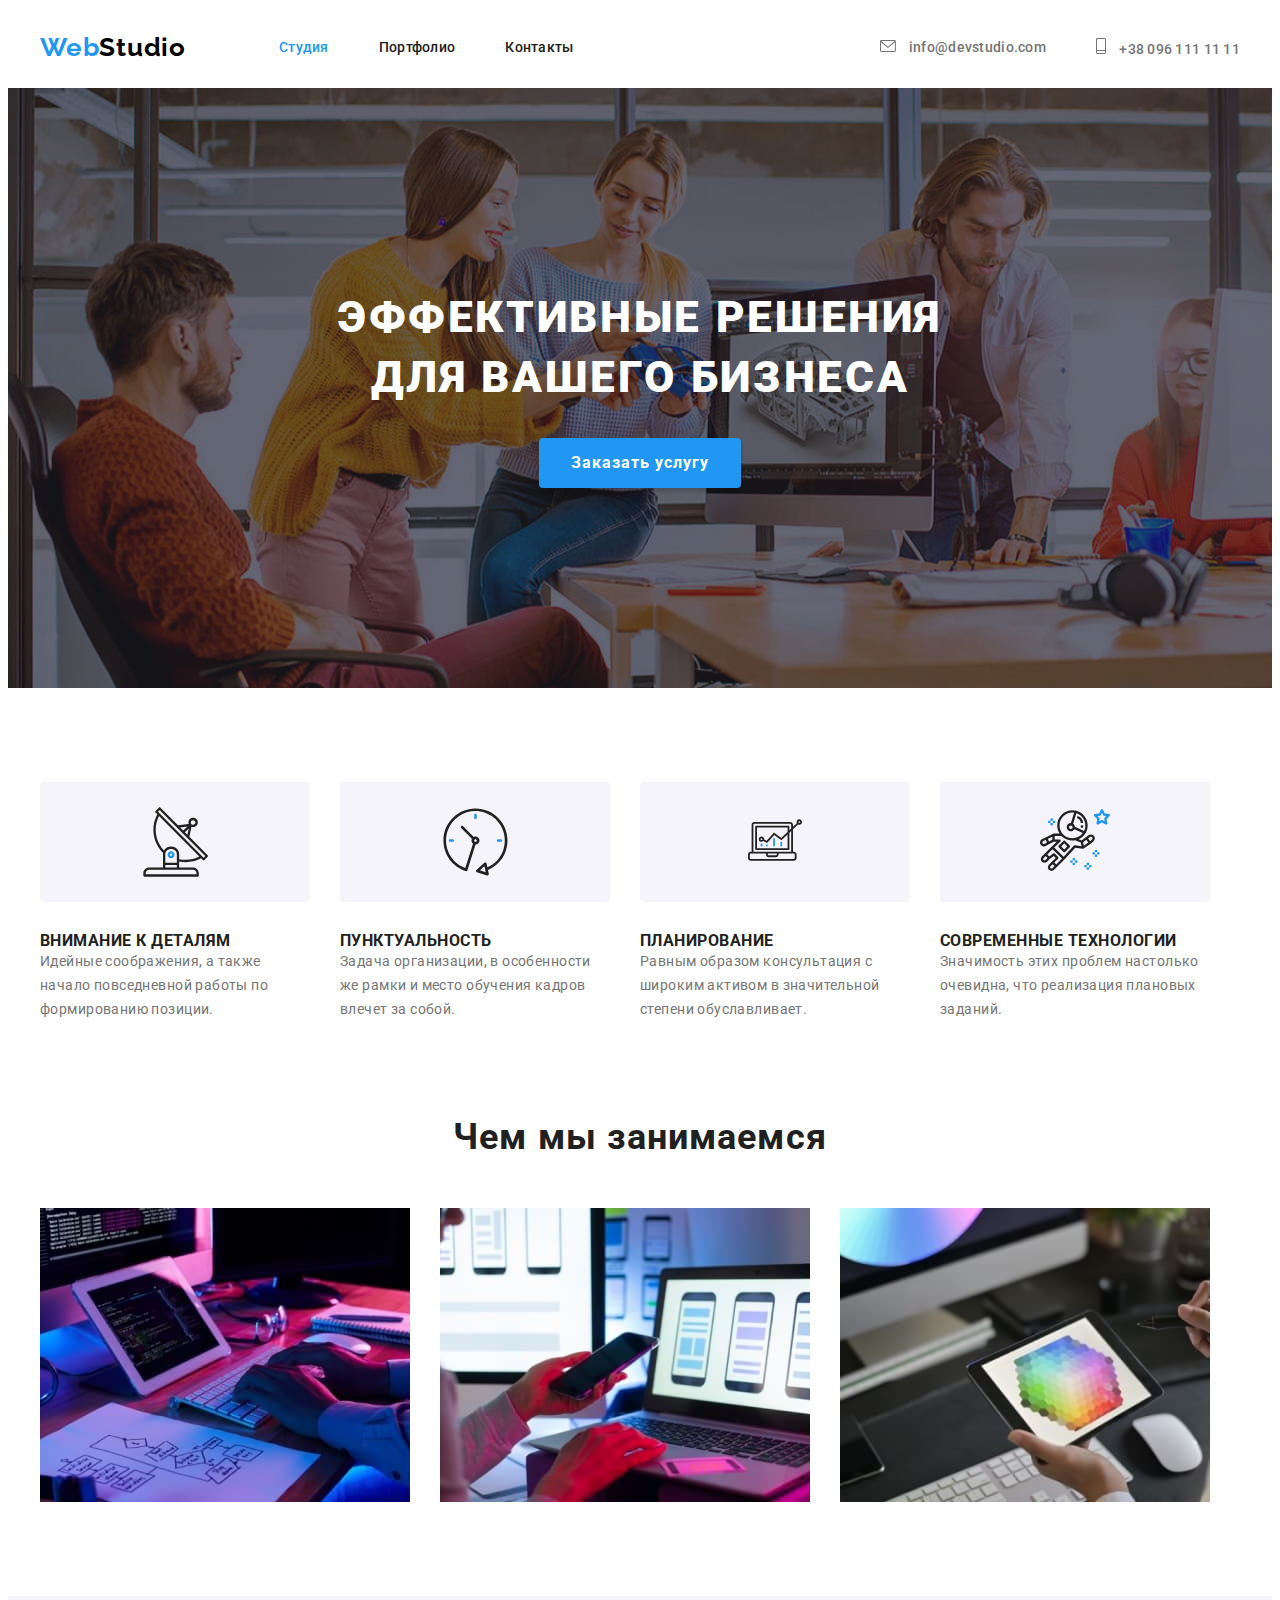
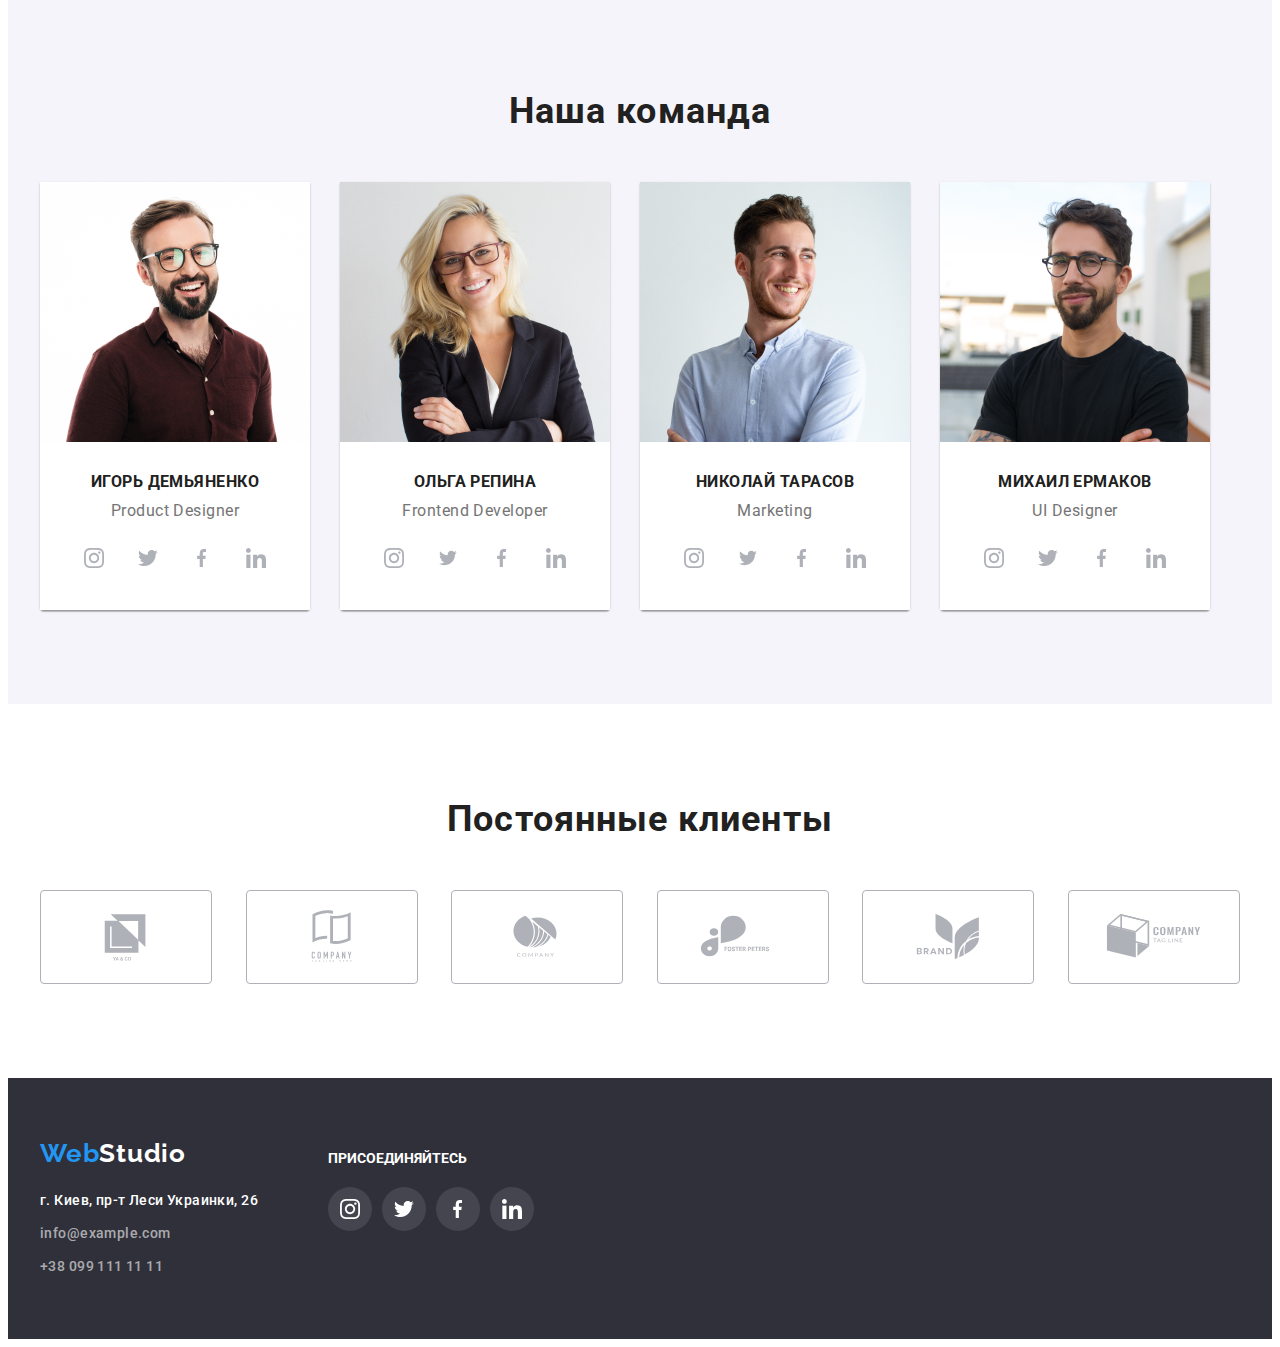
<file: index.html>
<!DOCTYPE html>
<html lang="ru">
    <head>
        <meta charset="UTF-8">
        <meta http-equiv="X-UA-Compatible" content="IE=edge">
        <meta name="viewport" content="width=device-width, initial-scale=1.0">
        <title>Document</title>
        <link rel="preconnect" href="https://fonts.gstatic.com">
        <link href="https://fonts.googleapis.com/css2?family=Raleway:wght@700&family=Roboto:wght@400;500;700;900&display=swap"
            rel="stylesheet">
        <link rel="stylesheet" href="https://cdnjs.cloudflare.com/ajax/libs/modern-normalize/1.0.0/modern-normalize.min.css"
            integrity="sha512-ISS7cAi1PEhQ8jnbJpJZMd29NlhNj4AWYyLOSp2CE/CsHxTCu+r+t0D2yoJudVrd0/8fTVPUVDzY5Tvli75u/g=="
            crossorigin="anonymous" />
        <link href="./css/style.css" rel="stylesheet" type="text/css">
        
    </head>

    <body>
        <header class="header">
            <div class="container header-container">
                <nav class="navigation"> 
                    <a href="index.html" lang="en" class="link logo">Web<span class="logo-black">Studio</span></a>
                    <ul class="list list-menu">
                        <li  class="menu-item"><a class="link  current" href="./index.html">Студия</a></li>
                        <li  class="menu-item"><a class="link" href="./portfolio.html">Портфолио</a></li>
                        <li  class="menu-item"><a class="link" href="">Контакты</a></li>
                    </ul>
                </nav>
                <ul class="list-contact">
                    <li  class="menu-item">
                        <a class="link" href="mailto:info@devstudio.com">
                            <svg class="list-contact-icon mail">
                                <use href="./images/sprite.svg#icon-mail"></use>
                            </svg>
                            info@devstudio.com
                        </a>
                    </li>
                    <li  class="menu-item">
                        <a class="link" href="tel:+380961111111">
                            <svg class="list-contact-icon tel">
                                <use href="./images/sprite.svg#icon-tel"></use>
                            </svg>
                            +38 096 111 11 11</a>
                    </li>
                </ul>
            </div>
        </header>

            
        <main class="content">

            <!--order-service-->
            <section class="order-service">
                <div class="container order-service-container">
                    <h1 class="order-service-header">Эффективные решения для вашего бизнеса</h1>
                    <button type="button" class="but-studio">Заказать услугу</button>
                </div>
            </section>

            <!--specifics-->
            <section class="specifics">
                <div class="container specifics-container">
                    <ul class="list list-specifics-icons">
                        <li class="list-item ">
                            <div class="specifics-item-icon">
                                <svg class="specifics-icon" width="65" height="70">
                                    <use href="./images/sprite.svg#icon-antena"></use>
                                </svg>
                            </div>
                        </li>
                        <li class="list-item ">
                            <div class="specifics-item-icon">
                                <svg class="specifics-icon" width="67" height="70">
                                    <use href="./images/sprite.svg#icon-clock"></use>
                                </svg>
                            </div>
                        </li>
                        <li class="specifics-item-icon">
                            <div specifics-item-icon>
                                <svg class="specifics-icon" width="70" height="54">
                                    <use href="./images/sprite.svg#icon-diagram"></use>
                                </svg>
                            </div>
                        </li>
                        <li class="specifics-item-icon">
                            <div specifics-item-icon>
                                <svg class="specifics-icon" width="70" height="70">
                                    <use href="./images/sprite.svg#icon-astronaut"></use>
                                </svg>
                            </div>
                        </li>
                    </ul>
                    <ul class="list list-specifics">
                        <li class="list-item specifics-item">
                            <h3 class="header-item">Внимание к деталям</h3>
                            <p class="text">Идейные соображения, а также начало повседневной
                                работы по формированию позиции.
                            </p>
                        </li>
                        <li class="list-item specifics-item"> 
                            <h3 class="header-item">Пунктуальность</h3>
                            <p class="text">
                                Задача организации, в особенности же рамки и место 
                                обучения кадров влечет за собой.
                            </p>
                        </li>
                        <li class="list-item specifics-item">
                            <h3 class="header-item">Планирование</h3>
                            <p class="text">
                                Равным образом консультация с широким активом в 
                                значительной степени обуславливает.
                            </p>
                        </li>
                        <li class="list-item specifics-item">
                            <h3 class="header-item">Современные технологии</h3>
                            <p class="text">
                                Значимость этих проблем настолько очевидна, что 
                                реализация плановых заданий.
                            </p>
                        </li>
                    </ul>
                </div>
            </section>

            <!--services-->
            <section class="services">
                <div class="container services-container">
                    <h2 class="header-services">Чем мы занимаемся</h2>
                    <ul class="list list-services">
                        <li class="list-item services-item"><img src="./images/box1.jpg" alt="Проектування та написання коду" width="370" height="294"></li>
                        <li class="list-item services-item"><img src="./images/box2.jpg" alt="Розробка мобільних додатків" width="370" height="294"></li>
                        <li class="list-item services-item"><img src="./images/box3.jpg" alt="Розробка дизайну" width="370" height="294"></li>
                    </ul>  
                </div>
            </section>

            <!--our_team-->
            <section class="our-team">
                <div class="container">
                    <h2 class="header-our-team">Наша команда</h2>

                    <ul class="list list-our-team"> 
                        <li class="list-item our-team-item">
                            <img src="./images/team_card1.jpg" alt="Фото Игоря Демьяненко" width="270" height="260">
                            <div class="our-team-text">
                                <h3 class="header-item">Игорь Демьяненко</h3>
                                <p lang="en" class="text">Product Designer</p>
                                <ul class="social-list list">
                                    <li class="social-list-item-icon">
                                        <a class="social-list-link">
                                            <svg class="social-icon" width=20px height=20px>
                                                <use href="./images/sprite.svg#icon-instagram"></use>
                                            </svg>
                                        </a>
                                    </li>
                                    <li class="social-list-item-icon">
                                        <a class="social-list-link">
                                            <svg class="social-icon" width=20px height=16,25px>
                                                <use href="./images/sprite.svg#icon-twiter"></use>
                                            </svg>
                                        </a>
                                    </li>
                                    <li class="social-list-item-icon">
                                       <a class="social-list-link"> 
                                           <svg class="social-icon" width=10px height=20px>
                                                <use href="./images/sprite.svg#icon-fb"></use>
                                            </svg>
                                        </a>
                                    </li>
                                    <li class="social-list-item-icon">
                                        <a class="social-list-link">
                                            <svg class="social-icon" width=20px height=20px>
                                                <use href="./images/sprite.svg#icon-linkedin"></use>
                                            </svg>
                                        </a>
                                    </li>
                                </ul>
                            </div>
                        </li>
                    
                        <li class="list-item our-team-item">
                            <img src="./images/team_card2.jpg" alt="Фото Ольги Репина" width="270" height="260">
                            <div class="our-team-text">
                                <h3 class="header-item">Ольга Репина</h3>
                                <p lang="en" class="text">Frontend Developer</p>
                                <ul class="social-list list">
                                    <li class="social-list-item-icon">
                                        <a class="social-list-link">
                                            <svg class="social-icon" width=20px height=20px>
                                                <use href="./images/sprite.svg#icon-instagram"></use>
                                            </svg>
                                        </a>
                                    </li>
                                    <li class="social-list-item-icon">
                                        <a class="social-list-link">
                                            <svg class="social-icon" width=20px height=16px>
                                                <use href="./images/sprite.svg#icon-twiter"></use>
                                            </svg>
                                        </a>
                                    </li>
                                    <li class="social-list-item-icon">
                                       <a class="social-list-link"> 
                                           <svg class="social-icon" width=10px height=20px>
                                                <use href="./images/sprite.svg#icon-fb"></use>
                                            </svg>
                                        </a>
                                    </li>
                                    <li class="social-list-item-icon">
                                        <a class="social-list-link">
                                            <svg class="social-icon" width=20px height=20px>
                                                <use href="./images/sprite.svg#icon-linkedin"></use>
                                            </svg>
                                        </a>
                                    </li>
                                </ul>
                            </div>
                        </li>
                        
                        <li class="list-item our-team-item">
                            <img src="./images/team_card3.jpg" alt="Фото Николая Тарасова" width="270" height="260">
                            <div class="our-team-text">
                                <h3 class="header-item">Николай Тарасов</h3>
                                <p lang="en" class="text">Marketing</p>
                                <ul class="social-list list">
                                    <li class="social-list-item-icon">
                                        <a class="social-list-link">
                                            <svg class="social-icon" width=20px height=20px>
                                                <use href="./images/sprite.svg#icon-instagram"></use>
                                            </svg>
                                        </a>
                                    </li>
                                    <li class="social-list-item-icon">
                                        <a class="social-list-link">
                                            <svg class="social-icon" width=20px height=16px>
                                                <use href="./images/sprite.svg#icon-twiter"></use>
                                            </svg>
                                        </a>
                                    </li>
                                    <li class="social-list-item-icon">
                                       <a class="social-list-link"> 
                                           <svg class="social-icon" width=10px height=20px>
                                                <use href="./images/sprite.svg#icon-fb"></use>
                                            </svg>
                                        </a>
                                    </li>
                                    <li class="social-list-item-icon">
                                        <a class="social-list-link">
                                            <svg class="social-icon" width=20px height=20px>
                                                <use href="./images/sprite.svg#icon-linkedin"></use>
                                            </svg>
                                        </a>
                                    </li>
                                </ul>
                            </div>
                        </li>
                        
                
                        <li class="list-item our-team-item">
                            <img src="./images/team_card4.jpg" alt="Фото Михаила Ермакова" width="270" height="260">
                            <div class="our-team-text">
                                <h3 class="header-item">Михаил Ермаков</h3>
                                <p lang="en" class="text">UI Designer</p>
                                <ul class="social-list list">
                                    <li class="social-list-item-icon">
                                        <a class="social-list-link">
                                            <svg class="social-icon" width=20px height=20px>
                                                <use href="./images/sprite.svg#icon-instagram"></use>
                                            </svg>
                                        </a>
                                    </li>
                                    <li class="social-list-item-icon">
                                        <a class="social-list-link">
                                            <svg class="social-icon" width=20px height=16,25px>
                                                <use href="./images/sprite.svg#icon-twiter"></use>
                                            </svg>
                                        </a>
                                    </li>
                                    <li class="social-list-item-icon">
                                       <a class="social-list-link"> 
                                           <svg class="social-icon" width=10px height=20px>
                                                <use href="./images/sprite.svg#icon-fb"></use>
                                            </svg>
                                        </a>
                                    </li>
                                    <li class="social-list-item-icon">
                                        <a class="social-list-link">
                                            <svg class="social-icon" width=20px height=20px>
                                                <use href="./images/sprite.svg#icon-linkedin"></use>
                                            </svg>
                                        </a>
                                    </li>
                                </ul>
                            </div>
                        </li>  
                    </ul>
                </div>
            </section >

            <!--clients-->
            <section class="clients">
                <div class="container clients-container">
                    <h2 class="header-our-clients">Постоянные клиенты</h2>
                    <ul class="clients-list list">
                        <li class="clients-list-item">
                            <a class="clients-list-link">
                                    <svg class="client-icon" width=106px height=60px>
                                        <use href="./images/sprite.svg#icon-logo1"></use>
                                    </svg>
                            </a>  
                        </li>
                        <li class="clients-list-item">
                            <a class="clients-list-link">
                                    <svg class="client-icon" width=106px height=60px>
                                        <use href="./images/sprite.svg#icon-logo2"></use>
                                    </svg>
                            </a>  
                        </li>
                        <li class="clients-list-item">
                            <a class="clients-list-link">
                                    <svg class="client-icon" width=106px height=60px>
                                        <use href="./images/sprite.svg#icon-logo3"></use>
                                    </svg>
                            </a>  
                        </li>
                        <li class="clients-list-item">
                            <a class="clients-list-link">
                                    <svg class="client-icon" width=106px height=60px>
                                        <use href="./images/sprite.svg#icon-logo4"></use>
                                    </svg>
                            </a>  
                        </li>
                        <li class="clients-list-item">
                            <a class="clients-list-link">
                                    <svg class="client-icon" width=106px height=60px>
                                        <use href="./images/sprite.svg#icon-logo5"></use>
                                    </svg>
                            </a>  
                        </li>
                        <li class="clients-list-item">
                            <a class="clients-list-link">
                                    <svg class="client-icon" width=106px height=60px>
                                        <use href="./images/sprite.svg#icon-logo6"></use>
                                    </svg>
                            </a>  
                        </li>
                    </ul>
                </div>
            </section>

        </main>

        <footer class="webstudio-footer">
            <div class="container webstudio-footer-container ">
                <div class="column">
                <div class="column1">
                <a href="index.html" lang="en" class="logo link">Web<span class="logo-white">Studio</span></a>
                <address class="address-footer">
                    <ul class="list list-contact-footer">
                        <li class="contact-footer-item"><a class="link address" href="https://goo.gl/maps/nZ239Puz3LvybMncA" target="_blank" rel="noopener noreferrer">г. Киев, пр-т Леси Украинки, 26</a></li>
                        <li class="contact-footer-item"><a class="link" href="mailto:info@example.com">info@example.com</a></li>
                        <li class="contact-footer-item"><a class="link" href="tel:+380991111111">+38 099 111 11 11</a></li>
                    </ul>
                </address>
                </div>   
                <div class="column2">
                <h1 class="footer-header">присоединяйтесь </h1>
                <ul class="social-list-footer list">
                    <li class="social-list-footer-item-icon">
                        <a class="social-list-footer-link">
                            <svg class="social-icon-footer" width=20px height=20px>
                                <use href="./images/sprite.svg#icon-instagram"></use>
                            </svg>
                        </a>
                    </li class="footer-list-column2">
                    <li class="social-list-footer-item-icon">
                        <a class="social-list-footer-link">
                            <svg class="social-icon-footer" width=20px height=16,25px>
                                <use href="./images/sprite.svg#icon-twiter"></use>
                            </svg>
                        </a>
                    </li>
                    <li class="social-list-footer-item-icon">
                       <a class="social-list-footer-link"> 
                           <svg class="social-icon-footer" width=10px height=20px>
                                <use href="./images/sprite.svg#icon-fb"></use>
                            </svg>
                        </a>
                    </li>
                    <li class="social-list-footer-item-icon">
                        <a class="social-list-footer-link">
                            <svg class="social-icon-footer" width=20px height=20px>
                                <use href="./images/sprite.svg#icon-linkedin"></use>
                            </svg>
                        </a>
                    </li>
                </ul>
            </div>

        </div>
            </div>
        </footer>
        
    </body>

</html>
</file>
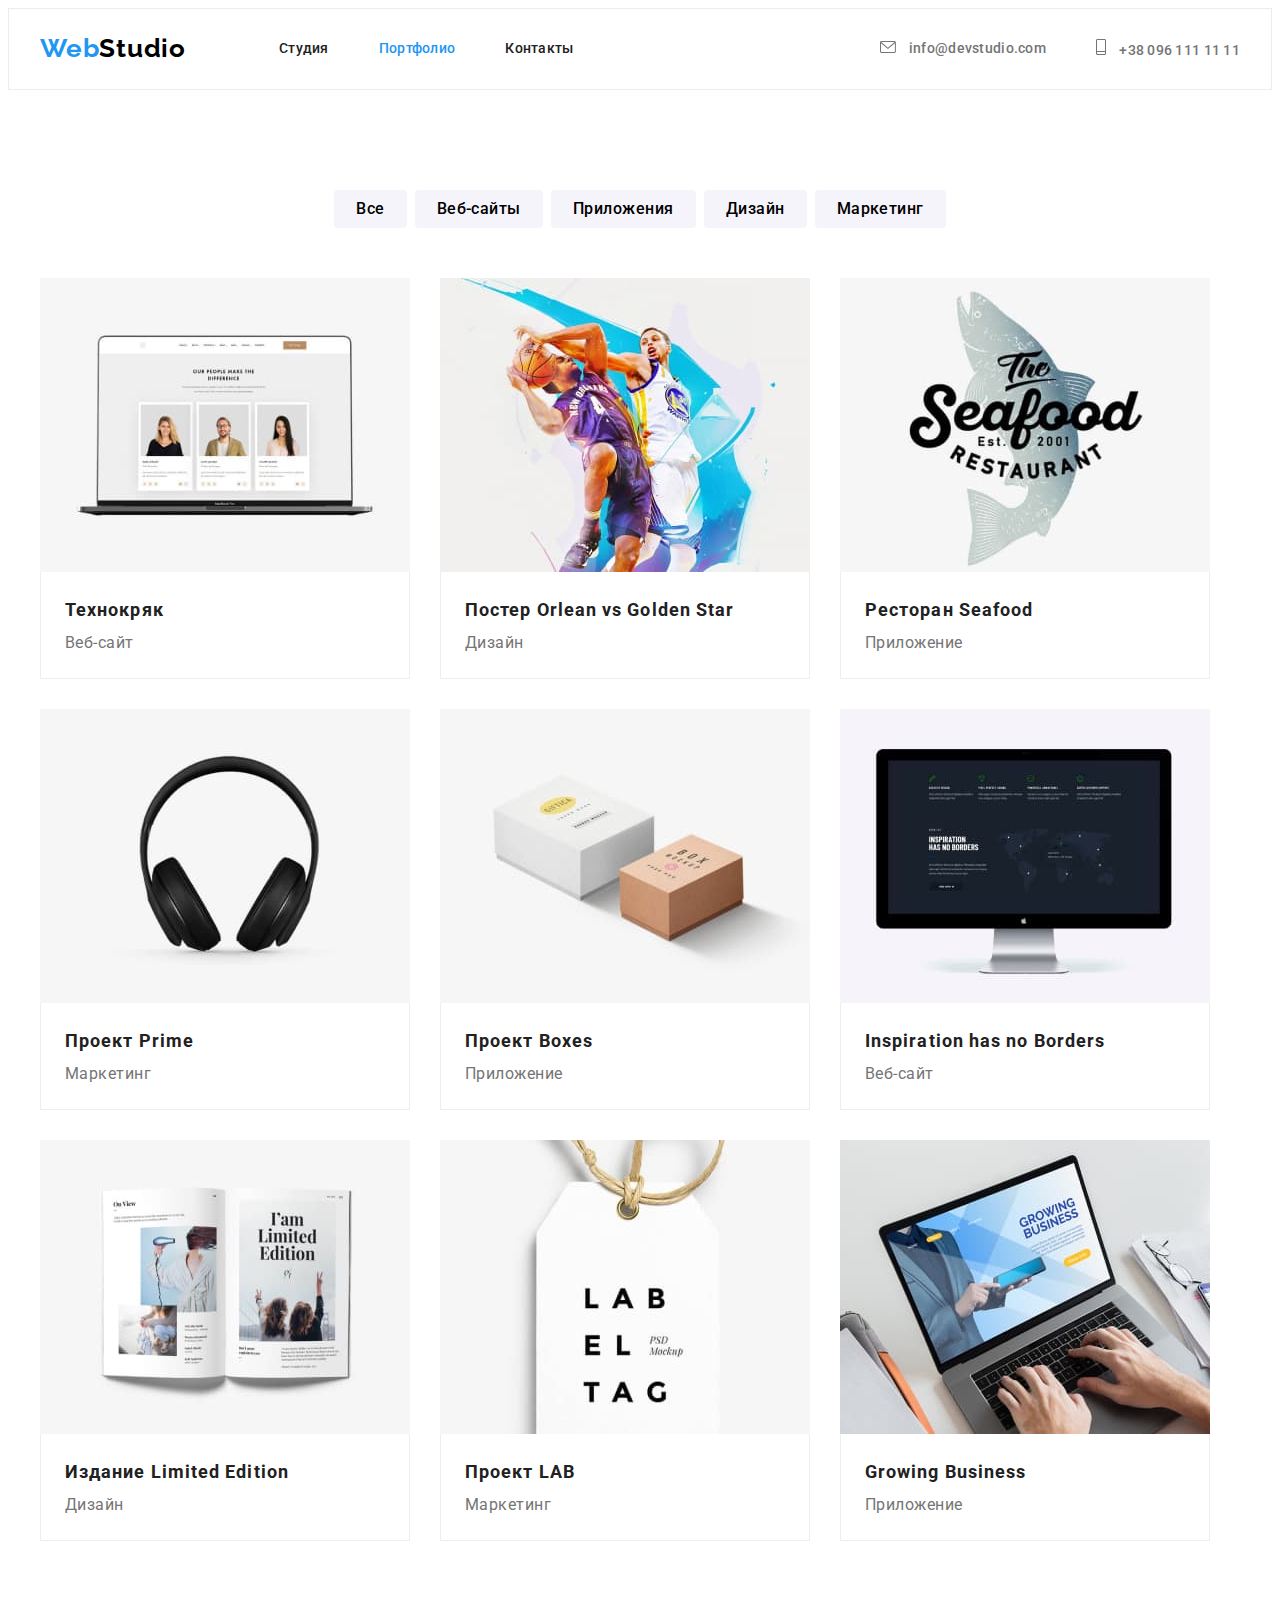
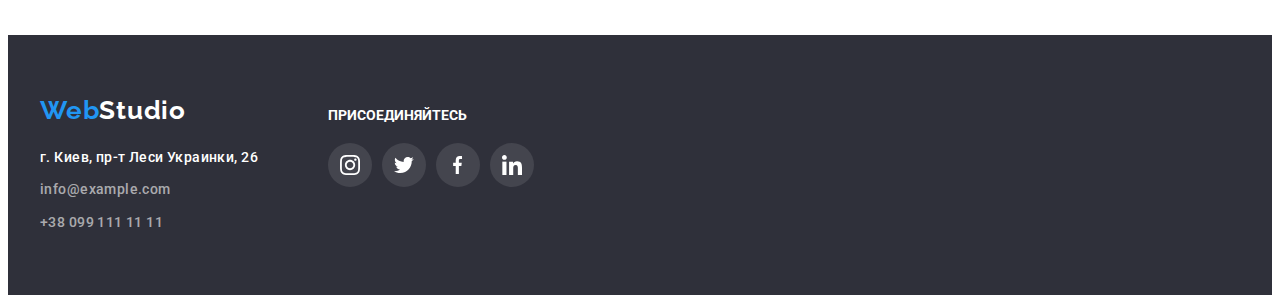
<file: portfolio.html>
<!DOCTYPE html>
<html lang="ru">

<head>
    <meta charset="UTF-8">
    <meta http-equiv="X-UA-Compatible" content="IE=edge">
    <meta name="viewport" content="width=device-width, initial-scale=1.0">
    <title>Document</title>
    <link href="./css/style.css" rel="stylesheet" type="text/css">
    <link rel="preconnect" href="https://fonts.gstatic.com">
    <link href="https://fonts.googleapis.com/css2?family=Raleway:wght@700&family=Roboto:wght@400;500;700;900&display=swap"
        rel="stylesheet">
    <link rel="stylesheet" href="https://cdnjs.cloudflare.com/ajax/libs/modern-normalize/1.0.0/modern-normalize.min.css"
            integrity="sha512-ISS7cAi1PEhQ8jnbJpJZMd29NlhNj4AWYyLOSp2CE/CsHxTCu+r+t0D2yoJudVrd0/8fTVPUVDzY5Tvli75u/g=="
            crossorigin="anonymous" />
    <link href="./css/style.css" rel="stylesheet" type="text/css">
</head>

    <body>
      <header class="header border-header">
            <div class="container header-container">

                <nav class="navigation">
                    <a href="index.html" lang="en" class="link logo">Web<span class="logo-black">Studio</span></a>
                    <ul class="list list-menu">
                        <li  class="menu-item"><a class="navigation-link link" href="./index.html">Студия</a></li>
                        <li  class="menu-item"><a class="navigation-link link current" href="./portfolio.html">Портфолио</a></li>
                        <li  class="menu-item"><a class="navigation-link link" href="">Контакты</a></li>
                    </ul>
                </nav>
                <ul class="list-contact">
                    <li  class="menu-item">
                        <a class="link" href="mailto:info@devstudio.com">
                            <svg class="list-contact-icon mail">
                                <use href="./images/sprite.svg#icon-mail"></use>
                            </svg>
                            info@devstudio.com
                        </a>
                    </li>
                    <li  class="menu-item">
                        <a class="link" href="tel:+380961111111">
                            <svg class="list-contact-icon tel">
                                <use href="./images/sprite.svg#icon-tel"></use>
                            </svg>
                            +38 096 111 11 11</a>
                    </li>
                </ul>
            </div>
       </header>
        <main>

            <section class="main-section">
                <div class="container main-section-container">
                    <h1 style="display: none;" class="header-main-section" >Портфолио</h1>

                    <!-- buttons -->
                    <ul class="list list-buttons">
                        <li class="list-item"><button class="but-portfolio" type="button"> Все </button></li>
                        <li class="list-item"><button class="but-portfolio" type="button"> Веб-сайты </button></li>
                        <li class="list-item"><button class="but-portfolio" type="button"> Приложения </button></li>
                        <li class="list-item"><button class="but-portfolio" type="button"> Дизайн </button></li>
                        <li class="list-item"><button class="but-portfolio" type="button"> Маркетинг</button></li>
                        
                    </ul>
                    
                    <!-- portfolio -->
                    <ul class="list list-potrtfolio">
                        <li class="list-item list-potrtfolio-item">
                            <img src="./images/imgproject-1.jpg" alt="Відкритий веб-сайт" width="370" height="294">
                            <div class="list-potrtfolio-item-text">
                                <h3 class="header-item">Технокряк</h3>
                                <p class="text">Веб-сайт</p>
                            </div>
                        </li>
                        <li class="list-item list-potrtfolio-item">
                            <img src="./images/imgproject-2.jpg" alt="Постер з баскетболістами" width="370" height="294">
                            <div class="list-potrtfolio-item-text">
                                <h3 class="header-item">Постер <span lang="en">Orlean vs Golden Star</span></h3>
                                <p class="text">Дизайн</p>
                            </div>
                        </li>
                        <li class="list-item list-potrtfolio-item">
                            <img src="./images/imgproject-3.jpg" alt="Логотип ресторану" width="370" height="294">
                            <div class="list-potrtfolio-item-text">
                                <h3 class="header-item">Ресторан <span lang="en">Seafood</span></h3>
                                <p class="text">Приложение</p>
                            </div>
                        </li>
                        <li class="list-item list-potrtfolio-item">
                            <img src="./images/imgproject-4.jpg" alt="Навушники" width="370" height="294">
                            <div class="list-potrtfolio-item-text">
                                <h3 class="header-item">Проект <span lang="en">Prime</span></h3>
                                <p class="text">Маркетинг</p>
                            </div>
                        </li>
                        <li class="list-item list-potrtfolio-item">
                            <img src="./images/imgproject-5.jpg" alt="Паперові коробки" width="370" height="294">
                            <div class="list-potrtfolio-item-text">
                                <h3 class="header-item">Проект <span lang="en">Boxes</span></h3>
                                <p class="text">Приложение</p>
                            </div>
                        </li>
                        <li class="list-item list-potrtfolio-item">
                            <img src="./images/imgproject-6.jpg" alt="Монітор" width="370" height="294">
                            <div class="list-potrtfolio-item-text">
                                <h3 class="header-item" lang="en">Inspiration has no Borders</h3>
                                <p class="text">Веб-сайт</p>
                            </div>
                        </li>
                        <li class="list-item list-potrtfolio-item">
                            <img src="./images/imgproject-7.jpg" alt="Журнал" width="370" height="294">
                            <div class="list-potrtfolio-item-text">
                                <h3 class="header-item">Издание <span lang="en">Limited Edition</span> </h3>
                                <p class="text">Дизайн</p>
                            </div>
                        </li>
                        <li class="list-item list-potrtfolio-item">
                            <img src="./images/imgproject-8.jpg" alt="Логотип" width="370" height="294">
                            <div class="list-potrtfolio-item-text">
                                <h3 class="header-item">Проект <span lang="en">LAB</span></h3>
                                <p class="text">Маркетинг</p>
                            </div>
                        </li>
                        <li class="list-item list-potrtfolio-item">
                            <img src="./images/imgproject-9.jpg" alt="Розробка додатку" width="370" height="294">
                            <div class="list-potrtfolio-item-text">
                                <h3 class="header-item" lang="en">Growing Business</h3>
                                <p class="text">Приложение</p>
                            </div>
                        </li>
                    </ul>
                </div>
            </section>
        </main>


    <footer class="webstudio-footer">
        <div class="container webstudio-footer-container ">
            <div class="column">
                <div class="column1">
                <a href="index.html" lang="en" class="logo link">Web<span class="logo-white">Studio</span></a>
                <address class="address-footer">
                    <ul class="list list-contact-footer">
                        <li class="contact-footer-item"><a class="link address" href="https://goo.gl/maps/nZ239Puz3LvybMncA" target="_blank" rel="noopener noreferrer">г. Киев, пр-т Леси Украинки, 26</a></li>
                        <li class="contact-footer-item"><a class="link" href="mailto:info@example.com">info@example.com</a></li>
                        <li class="contact-footer-item"><a class="link" href="tel:+380991111111">+38 099 111 11 11</a></li>
                    </ul>
                </address>
                </div>   
                <div class="column2">
                <h1 class="footer-header">присоединяйтесь </h1>
                <ul class="social-list-footer list">
                    <li class="social-list-footer-item-icon">
                        <a class="social-list-footer-link">
                            <svg class="social-icon-footer" width=20px height=20px>
                                <use href="./images/sprite.svg#icon-instagram"></use>
                            </svg>
                        </a>
                    </li class="footer-list-column2">
                    <li class="social-list-footer-item-icon">
                        <a class="social-list-footer-link">
                            <svg class="social-icon-footer" width=20px height=16,25px>
                                <use href="./images/sprite.svg#icon-twiter"></use>
                            </svg>
                        </a>
                    </li>
                    <li class="social-list-footer-item-icon">
                    <a class="social-list-footer-link"> 
                        <svg class="social-icon-footer" width=10px height=20px>
                                <use href="./images/sprite.svg#icon-fb"></use>
                            </svg>
                        </a>
                    </li>
                    <li class="social-list-footer-item-icon">
                        <a class="social-list-footer-link">
                            <svg class="social-icon-footer" width=20px height=20px>
                                <use href="./images/sprite.svg#icon-linkedin"></use>
                            </svg>
                        </a>
                    </li>
                </ul>
                </div>
            </div>
        </div>
    </footer>
    </body>
        
</html>
</file>
<file: css/style.css>
body {
  font-family: 'Roboto', 'Raleway', sans-serif;
  color: #212121;
  font-size: 14px;
}

:root {
  --accent-color: #2196f3;
  --text-grey-color: #757575;
  --text-white-color: #ffffff;
  --bgraund-grey-color: #2f303a;
  --clients-logo:#afb1b8;
}

.header {
  background: white;
  margin-left: 0px;
  margin-top: 0px;
}

.border-header {
  border: 1px solid #ececec;
}
/* components */

h1,
h2,
h3,
h4,
h5,
h6,
p {
  margin-top: 0;
  margin-bottom: 0;
}

ul {
  margin-top: 0;
  margin-bottom: 0;
  padding-left: 0;
}

img {
  display: block;
}

.link {
  text-decoration: none;
}

.list {
  list-style: none;
}

.list-menu,
.list-contact,
.list-contact-footer {
  list-style: none;
  font-weight: 500;
  line-height: 1.14;
  letter-spacing: 0.02em;
}

.header-services,
.header-our-team,
.header-our-clients {
  font-size: 36px;
  line-height: 1.17;
  text-align: center;
  letter-spacing: 0.03em;
}

.list-our-team .header-item {
  font-size: 16px;
  line-height: 1.19;
  text-align: center;
  letter-spacing: 0.03em;
  text-transform: uppercase;
}

.list-our-team .text {
  color: var(--text-grey-color);
  font-size: 16px;
  line-height: 1.19;
  text-align: center;
  letter-spacing: 0.03em;
}

.list-specifics .header-item {
  line-height: 1.14;
  letter-spacing: 0.03em;
  text-transform: uppercase;
}

.list-specifics .text {
  line-height: 1.71;
  letter-spacing: 0.03em;
  color: var(--text-grey-color);
}

.address-footer {
  font-style: normal;
}

.list-contact .link {
  color: var(--text-grey-color);
}

.list-menu .link {
  color: #212121;
}

.list-menu .current {
  color: var(--accent-color);
}
.logo {
  font-family: Raleway;
  font-weight: bold;
  font-size: 26px;
  line-height: 1.19;
  letter-spacing: 0.03em;
  color: var(--accent-color);
  text-decoration: none;
}

.logo-white {
  color: white;
}

.logo-black {
  color: black;
}
.but-studio {
  font-family: inherit;
  font-style: normal;
  border: none;
  background: var(--accent-color);
  box-shadow: 0px 4px 4px rgba(0, 0, 0, 0.15);
  border-radius: 4px;
  cursor: pointer;
  color: var(--text-white-color);
  font-weight: bold;
  font-size: 16px;
  line-height: 1.87;
  text-align: center;
  letter-spacing: 0.06em;
}

/*order_service*/

.order-service {
  background: var(--bgraund-grey-color);
  background-image: linear-gradient(rgba(47, 48, 58, 0.4), rgba(47, 48, 58, 0.4)), url("../images/bg.jpg ");
  background-size: cover;
}

.order-service-header {
  font-weight: 900;
  font-size: 44px;
  line-height: 1.36;
  letter-spacing: 0.06em;
  text-transform: uppercase;
  color: var(--text-white-color);
}

/* footer */

.webstudio-footer {
  background: var(--bgraund-grey-color);
}

.list-contact-footer .link {
  line-height: 1.71;
  letter-spacing: 0.03em;
  color: rgba(255, 255, 255, 0.6);
}

.list-contact-footer .address {
  color: var(--text-white-color);
}

.link:hover,
.link:focus {
  color: var(--accent-color);
}

/* buttons */

.but-portfolio {
  font-family: inherit;
  font-style: normal;
  background: #f5f4fa;
  border-radius: 4px;
  border: none;
  cursor: pointer;
  font-weight: 500;
  font-size: 16px;
  line-height: 1.62;
  text-align: center;
  letter-spacing: 0.03em;
}

.but-portfolio:hover,
.but-portfolio:focus {
  background: var(--accent-color);
  box-shadow: 0px 3px 1px rgba(0, 0, 0, 0.1), 0px 1px 2px rgba(0, 0, 0, 0.08),
    0px 2px 2px rgba(0, 0, 0, 0.12);
  border-radius: 4px;
  border: none;
  color: var(--text-white-color);
}

/* portfolio */

.list-potrtfolio .header-item {
  font-size: 18px;
  line-height: 2;
  letter-spacing: 0.06em;
}

.list-potrtfolio .text {
  font-size: 16px;
  line-height: 1.87;
  letter-spacing: 0.03em;
  color: var(--text-grey-color);
}

.container {
  width: 1200px;
  padding-left: 15px;
  padding-right: 15px;
  margin: 0 auto;
}

.header-container,
.navigation,
.list-menu,
.list-contact {
  display: flex;
  align-items: center;
}

.header .list-contact {
  margin-left: auto;
}

.header-container .logo {
  padding-top: 24px;
  margin-right: 93px;
  padding-bottom: 25px;
}
.navigation-link,
.list-contact .link{
  padding-top: 32px;
  padding-bottom: 32px;
}

.menu-item:not(:last-child) {
  margin-right: 50px;
}

.order-service {
  padding-top: 200px;
  padding-bottom: 200px;
  padding-left: 0px;
  padding-right: 0px;
}

.order-service-header {
  margin: 0 auto;
  max-width: 696px;
  margin-bottom: 30px;
}

.but-studio {
  padding: 10px 32px 10px 32px;
}

.order-service-container {
  text-align: center;
}

.specifics,
.clients-container{
  padding-top: 94px;
  padding-bottom: 94px;
}

.list-specifics {
  display: flex;
  flex-wrap: wrap;
  margin-left: -30px;
  margin-top: -30px;
}

.specifics-item {
  margin-left: 30px;
  margin-top: 30px;
  max-width: 270px;
}

.services-container {
  padding-bottom: 94px;
}

.header-services {
  margin-bottom: 50px;
}

.list-services {
  display: flex;
  flex-wrap: wrap;
  margin-left: -30px;
  margin-top: -30px;
}

.services-item {
  margin-left: 30px;
  margin-top: 30px;
}

.our-team {
  background: #f5f4fa;
  padding-top: 94px;
  padding-bottom: 94px;
}
.our-team-text {
  padding-top: 30px;
  padding-bottom: 30px;
  background: var(--text-white-color);
padding-left: 32px;
padding-right: 32px;
}
.our-team-item{
  box-shadow: 0px 1px 3px rgba(0, 0, 0, 0.12), 0px 1px 1px rgba(0, 0, 0, 0.14),
    0px 2px 1px rgba(0, 0, 0, 0.2);
  border-radius: 0px 0px 4px 4px;
}
.header-our-team {
  margin-bottom: 50px;
}

.list-our-team {
  display: flex;
  flex-wrap: wrap;
  margin-left: -30px;
  margin-top: -30px;
}

.our-team-item {
  margin-left: 30px;
  margin-top: 30px;
}

.our-team-item .header-item {
  margin-bottom: 10px;
}

.webstudio-footer{
  padding-top: 60px;
  padding-bottom: 60px;
}

.webstudio-footer-container .logo {
  display: block;
  margin-bottom: 20px;
}
.contact-footer-item:not(:last-child) {
  margin-bottom: 9px;
}

.main-section-container {
  display: flex;
}

.main-section {
  padding-top: 100px;
  padding-bottom: 94px;
}

.main-section-container {
  display: flex;
  flex-direction: column;
}

.list-buttons {
  display: flex;
  margin: 0;
  justify-content: center;
  margin-bottom: 50px;
}

.but-portfolio {
  padding-top: 6px;
  padding-bottom: 6px;
  padding-left: 22px;
  padding-right: 22px;
}

.but-portfolio:hover,
.but-portfolio:focus {
box-shadow: 0px 3px 1px rgba(0, 0, 0, 0.1), 0px 1px 2px rgba(0, 0, 0, 0.08), 0px 2px 2px rgba(0, 0, 0, 0.12);
}

.list-buttons .list-item:not(:last-child) {
  margin-right: 8px;
}

.list-potrtfolio {
  display: flex;
  flex-wrap: wrap;
  margin-left: -30px;
  margin-top: -30px;
}

.list-potrtfolio-item {
  margin-left: 30px;
  margin-top: 30px;
}

.list-potrtfolio-item-text {
  background-color: var(--text-white-color);
  padding: 20px 24px;
   
  border: 1px;
  border-style: none solid solid solid;
  border-color: #eeeeee;
}

.list-potrtfolio-item:hover{
box-shadow: 0px 1px 1px rgba(0, 0, 0, 0.12), 0px 4px 4px rgba(0, 0, 0, 0.06), 1px 4px 6px rgba(0, 0, 0, 0.16);
}

.list-contact .mail{
width: 16px;
height: 12px
}
.list-contact .tel{
  width: 10px;
  height: 16px
  }

  .list-contact-icon{
  fill: var(--text-grey-color);
  margin-right: 10px;}

.list-contact .menu-item:hover .list-contact-icon,
.list-contact .menu-item:focus .list-contact-icon
{
  fill: var(--accent-color);
}

.list-specifics-icons{
  display: flex;
flex-wrap: wrap;
margin-left: -30px;
margin-top: -30px;
margin-bottom: 30px;
}

.specifics-item-icon {
display: flex;
justify-content: center;
align-items: center;
margin-left: 30px;
margin-top: 30px;
width: 270px;
height: 120px;
background-color: #F5F4FA;
border-radius: 4px;
}

.social-list{
  display: flex;
  justify-content: space-between;
  margin-top: 16px;
}
.social-list-footer{
  display: flex;
  margin-top: 20px;
}
.social-list-footer .social-list-footer-item-icon:not(:last-child) {
  margin-right: 10px;
}
.social-icon{
  fill: #AFB1B8;
}
.social-list-link,
.social-list-footer-link{
  display: flex;
  justify-content: center;
  align-items: center;
  width: 44px;
  height: 44px;
  border-radius: 50%;
}
.social-list-link {  background-color: #FFFFFF;}

.social-list-link:hover,
.social-list-link:focus{
  background-color: var(--accent-color);
}

.social-list-link:hover .social-icon,
.social-list-link:focus .social-icon{
  fill: var(--text-white-color);
}

.social-list-footer-link{
  background-color:rgba(255, 255, 255, 0.1);;
}

.social-icon-footer{
  fill: var(--text-white-color);
}

.social-list-footer-link:hover,
.social-list-footer-link:focus{
  background-color: var(--accent-color);
}
.column{display: flex;}
.column1{
  max-width: 231px;
  margin-right: 70px;}

.column2{
  margin-top: 12px;
}

.footer-header {
  font-weight: 700;
  font-size: 14px;
  line-height: 1.17;
  text-transform: uppercase;
  color: var(--text-white-color);
}

.clients-list{
  display: flex;
  justify-content: space-between;
  margin-top: 50px; 
}

.clients-list-link{
  display: flex;
  align-items: center;
  justify-content: center;
  width: 170px;
  height: 92px;
  border: 1px solid var(--clients-logo);
  border-radius: 4px;
  fill: var(--clients-logo);}
  
.clients-list-link:hover,
.clients-list-link:focus{
  fill: var(--accent-color);
  border-color: var(--accent-color);
  cursor: pointer;
}
</file>
